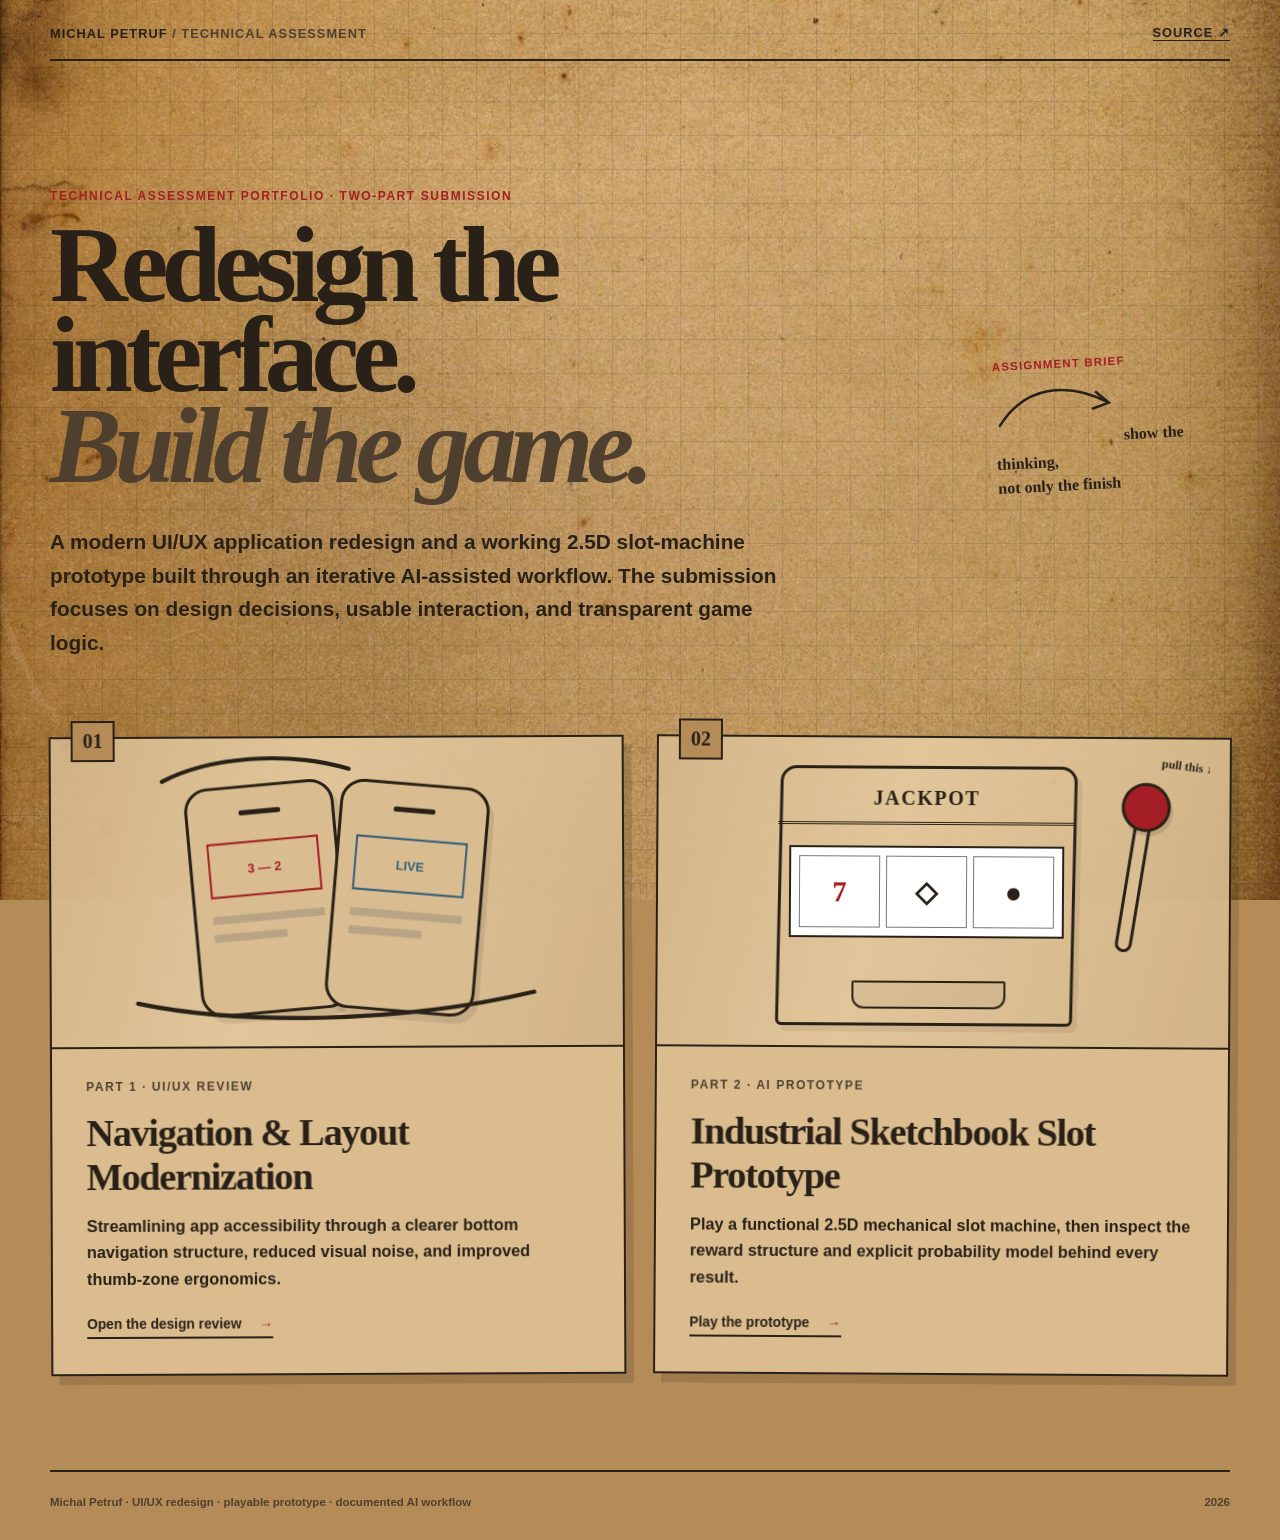
<file: index.html>
<!doctype html>
<html lang="en">
<head>
  <meta charset="utf-8">
  <meta name="viewport" content="width=device-width, initial-scale=1">
  <meta name="description" content="Michal Petruf's technical assessment portfolio: a UI/UX app redesign and a playable 2.5D slot-machine prototype.">
  <meta name="theme-color" content="#b58b57">
  <title>UI/UX Redesign &amp; Playable Slot Machine Prototype</title>
  <link rel="stylesheet" href="css/showcase.css">
</head>
<body>
  <a class="skip-link" href="#parts">Skip to assignment parts</a>
  <header class="site-header">
    <a class="brand" href="index.html">Michal Petruf <span>/ technical assessment</span></a>
    <a class="source" href="https://github.com/Kemonoo/assignment_laserfocus">source ↗</a>
  </header>

  <main>
    <section class="hero" aria-labelledby="title">
      <div class="hero-copy">
        <p class="kicker">Technical assessment portfolio · two-part submission</p>
        <h1 id="title">Redesign the interface.<br><em>Build the game.</em></h1>
        <p class="lede">A modern UI/UX application redesign and a working 2.5D slot-machine prototype built through an iterative AI-assisted workflow. The submission focuses on design decisions, usable interaction, and transparent game logic.</p>
      </div>
      <div class="margin-note" aria-hidden="true">
        <span>assignment brief</span>
        <svg viewBox="0 0 100 56"><path d="M4 40C26 8 61 8 92 26M82 17l10 9-13 4"/></svg>
        <strong>show the thinking,<br>not only the finish</strong>
      </div>
    </section>

    <section class="parts" id="parts" aria-label="Assignment parts">
      <article class="part-card part-one">
        <div class="part-index">01</div>
        <div class="card-sketch phones" aria-hidden="true">
          <div class="phone phone-a"><i></i><b>3 — 2</b><span></span><span></span></div>
          <div class="phone phone-b"><i></i><b>LIVE</b><span></span><span></span></div>
          <svg viewBox="0 0 230 150"><path d="M18 129C65 139 142 140 211 124M30 21c23-12 61-15 91-6"/></svg>
        </div>
        <div class="part-copy">
          <p class="label">Part 1 · UI/UX review</p>
          <h2>Navigation &amp; Layout Modernization</h2>
          <p>Streamlining app accessibility through a clearer bottom navigation structure, reduced visual noise, and improved thumb-zone ergonomics.</p>
          <a href="part1.html">Open the design review <span>→</span></a>
        </div>
      </article>

      <article class="part-card part-two">
        <div class="part-index">02</div>
        <div class="card-sketch machine-sketch" aria-hidden="true">
          <div class="mini-marquee">JACKPOT</div>
          <div class="mini-window"><b>7</b><b>◇</b><b>●</b></div>
          <div class="mini-tray"></div>
          <div class="mini-lever"><i></i></div>
          <span class="scribble">pull this ↓</span>
        </div>
        <div class="part-copy">
          <p class="label">Part 2 · AI prototype</p>
          <h2>Industrial Sketchbook Slot Prototype</h2>
          <p>Play a functional 2.5D mechanical slot machine, then inspect the reward structure and explicit probability model behind every result.</p>
          <a href="slot.html">Play the prototype <span>→</span></a>
        </div>
      </article>
    </section>
  </main>

  <footer>
    <span>Michal Petruf · UI/UX redesign · playable prototype · documented AI workflow</span>
    <span>2026</span>
  </footer>
</body>
</html>
</file>
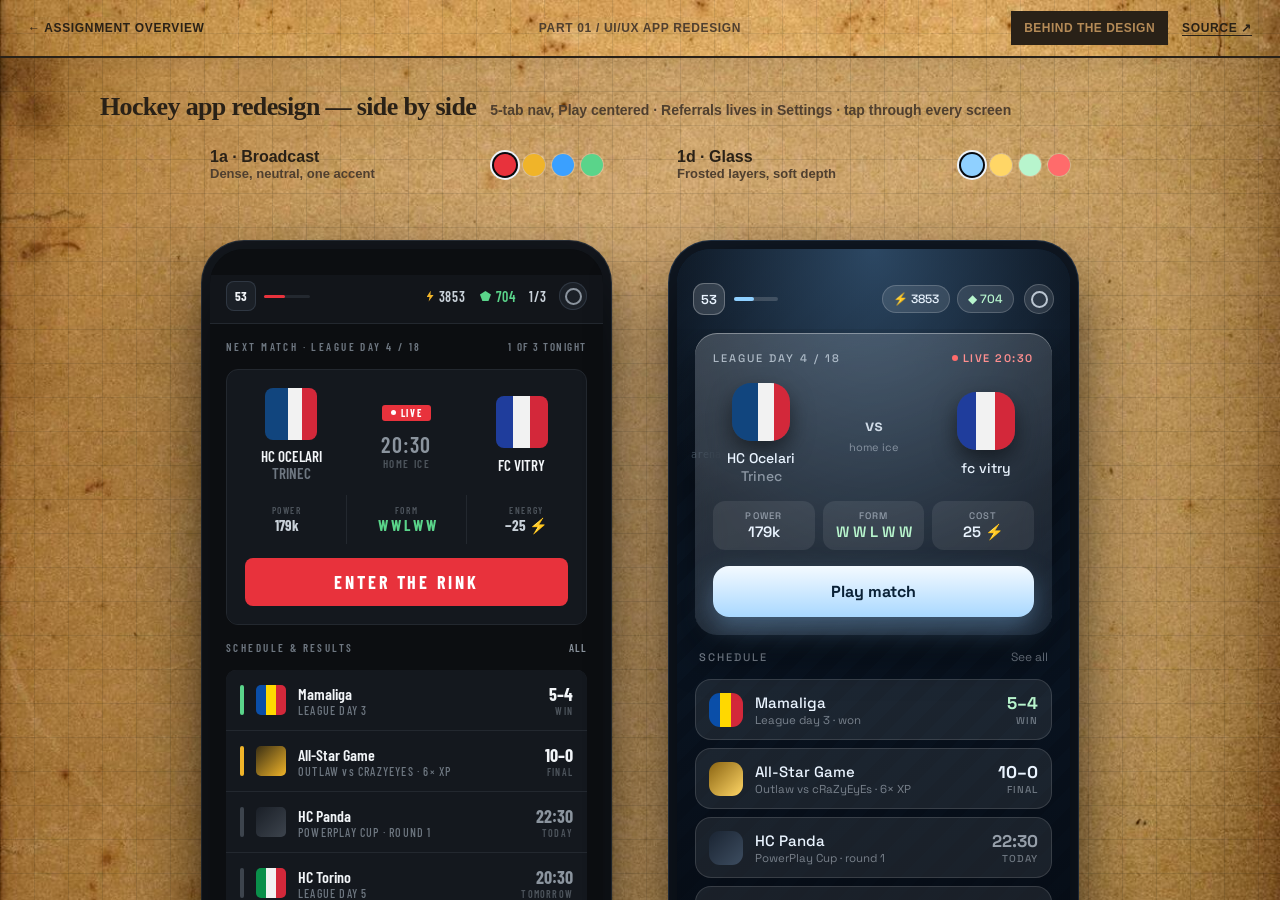
<file: part1.html>
<!doctype html>
<html lang="en">
<head>
  <meta charset="utf-8">
  <meta name="viewport" content="width=device-width, initial-scale=1">
  <meta name="description" content="Part 1 of Michal Petruf's technical assessment: a navigation and layout modernization study.">
  <meta name="theme-color" content="#b58b57">
  <title>Navigation &amp; Layout Modernization · Part 01</title>
  <link rel="stylesheet" href="css/presentation-frame.css">
  <script src="js/process-dialog.js" defer></script>
  <script src="js/prototype-frame.js" defer></script>
</head>
<body class="part-one-page">
  <header class="presentation-bar">
    <a href="index.html"><span aria-hidden="true">←</span> Assignment overview</a>
    <span class="presentation-label">Part 01 / UI/UX app redesign</span>
    <div class="presentation-actions">
      <button class="process-button" type="button" data-dialog-open>Behind the design</button>
      <a class="source-link" href="https://github.com/Kemonoo/assignment_laserfocus">Source ↗</a>
    </div>
  </header>

  <div class="prototype-stage">
    <div class="prototype-loader" role="status" aria-live="polite">
      <span>Opening the design review…</span>
    </div>
    <iframe
      class="prototype-frame"
      src="part1-original.html"
      title="Part 1 UI/UX redesign presentation"
      data-prototype-frame
      data-paper-theme="shared"
      data-prototype-kind="part1"
    ></iframe>
  </div>

  <dialog class="process-dialog" data-process-dialog aria-labelledby="process-title">
    <div class="dialog-inner">
      <div class="dialog-head">
        <div>
          <p class="dialog-kicker">Process &amp; methodology · Part 01</p>
          <h1 id="process-title">Navigation &amp; Layout Modernization</h1>
        </div>
        <button class="dialog-close" type="button" data-dialog-close aria-label="Close methodology">×</button>
      </div>
      <div class="dialog-copy">
        <h2>1. Problem statement</h2>
        <ul>
          <li><strong>Outdated visuals:</strong> The original app interface feels dated and visually cluttered.</li>
          <li><strong>Messy navigation:</strong> Referrals occupied prime space in the bottom navigation despite being a secondary feature, taking attention away from the core gameplay flow.</li>
          <li><strong>Missing settings:</strong> There was no dedicated Settings menu where players could adjust audio, manage their account, or access other preferences.</li>
        </ul>

        <h2>2. Proposed solution</h2>
        <ul>
          <li><strong>Navigation-bar cleanup:</strong> I removed Referrals from the bottom bar and centered the Play button to give the primary action more emphasis. The core tabs are now Shop, Competitions, Profile, Team, and Play.</li>
          <li><strong>New Settings menu:</strong> I added a clear Settings button in the top-right corner. It now contains Referrals, audio controls, and account-management tools.</li>
          <li><strong>Visual refresh:</strong> I designed two modern theme variations to demonstrate a cleaner, more contemporary visual direction.</li>
        </ul>

        <h2>3. Measuring success</h2>
        <p>Design changes are partly subjective, so their impact is difficult to judge confidently before release. The strongest evaluation combines direct player feedback with behavioral data after the update goes live.</p>
        <ul>
          <li><strong>Player feedback:</strong> Ask the community directly and review responses to the new visual design and navigation.</li>
          <li><strong>Engagement statistics:</strong> Compare metrics such as Daily Active Users, session length, and revenue before and after the update.</li>
          <li><strong>Feature usage:</strong> Track whether players use the new Settings menu for actions such as muting the game or linking accounts, and measure how relocating Referrals affects its usage.</li>
        </ul>

        <h2>4. Process &amp; methodology</h2>
        <ul>
          <li><strong>Recreation:</strong> I took raw screenshots of the original app and used Claude Design to rebuild them as clean, editable interface frames.</li>
          <li><strong>Layout adjustments:</strong> I experimented with the bottom bar to find the clearest way to center the main gameplay loop and remove unnecessary visual weight.</li>
          <li><strong>Implementation:</strong> I selected the two strongest modern themes and converted them into working HTML/CSS prototypes so the redesigns can be viewed and interacted with directly.</li>
        </ul>
      </div>
    </div>
  </dialog>
</body>
</html>
</file>
<file: css/showcase.css>
:root{--paper:#b58b57;--ink:#292117;--soft:#66533e;--rule:#80694d;--red:#a41f25;--blue:#355f79}
*{box-sizing:border-box}html{min-width:320px;background:var(--paper)}body{margin:0;color:var(--ink);font-family:"Courier New",Courier,monospace;background:radial-gradient(circle at 20% 10%,#fff9 0 1px,transparent 2px),repeating-linear-gradient(0deg,transparent 0 31px,#68625812 32px),var(--paper);background-size:41px 43px,100% 32px;-webkit-font-smoothing:antialiased}body:before{content:"";position:fixed;inset:0;pointer-events:none;opacity:.28;background-image:url("data:image/svg+xml,%3Csvg viewBox='0 0 180 180' xmlns='http://www.w3.org/2000/svg'%3E%3Cfilter id='n'%3E%3CfeTurbulence type='fractalNoise' baseFrequency='.8' numOctaves='4' stitchTiles='stitch'/%3E%3C/filter%3E%3Crect width='100%25' height='100%25' filter='url(%23n)' opacity='.17'/%3E%3C/svg%3E")}a{color:inherit}.skip-link{position:fixed;left:1rem;top:1rem;transform:translateY(-180%);background:var(--ink);color:var(--paper);padding:.7rem 1rem;z-index:20}.skip-link:focus{transform:none}:focus-visible{outline:3px solid var(--red);outline-offset:4px}.site-header,.hero,.parts,footer{width:min(1180px,calc(100% - 48px));margin-inline:auto}.site-header{display:flex;justify-content:space-between;align-items:center;padding:25px 0 18px;border-bottom:2px solid var(--ink);font-size:.72rem;text-transform:uppercase;letter-spacing:.08em}.brand,.source{text-decoration:none;font-weight:700}.brand span{color:var(--soft);font-weight:400}.source{border-bottom:1px solid}.hero{display:grid;grid-template-columns:minmax(0,1fr) 235px;gap:60px;padding:clamp(74px,10vw,132px) 0 76px}.kicker,.label{margin:0 0 17px;text-transform:uppercase;letter-spacing:.13em;font-size:.68rem;font-weight:700}.kicker{color:var(--red)}h1{max-width:850px;margin:0;font-family:Georgia,"Times New Roman",serif;font-size:clamp(3.6rem,8.4vw,7.4rem);font-weight:400;letter-spacing:-.065em;line-height:.84}h1 em{font-weight:400;color:var(--soft)}.lede{max-width:730px;margin:34px 0 0;font-family:Georgia,"Times New Roman",serif;font-size:clamp(1rem,1.6vw,1.24rem);line-height:1.6}.margin-note{align-self:center;transform:rotate(-3deg);font-size:.66rem;line-height:1.5}.margin-note span{display:block;color:var(--red);text-transform:uppercase;letter-spacing:.1em}.margin-note svg{width:125px;height:70px;overflow:visible}.margin-note path,.card-sketch svg path{fill:none;stroke:var(--ink);stroke-width:2;stroke-linecap:round}.margin-note strong{font-family:"Comic Sans MS","Bradley Hand",cursive;font-size:1rem;font-weight:400}.parts{display:grid;grid-template-columns:1fr 1fr;gap:30px;padding-bottom:95px}.part-card{position:relative;display:grid;grid-template-rows:310px auto;min-width:0;border:2px solid var(--ink);background:#f8f5ed;box-shadow:8px 9px 0 #20201e14;transform:rotate(-.25deg);transition:transform .22s ease,box-shadow .22s ease}.part-card:nth-child(2){transform:rotate(.35deg)}.part-card:hover{transform:translateY(-7px) rotate(0);box-shadow:11px 16px 0 #20201e16}.part-index{position:absolute;z-index:3;top:-18px;left:20px;padding:7px 10px;background:var(--paper);border:2px solid var(--ink);font-family:Georgia,serif;font-size:1.25rem}.card-sketch{position:relative;overflow:hidden;border-bottom:2px solid var(--ink);background:linear-gradient(105deg,#928c7d0a,#fff9 40%,#8d85750a)}.phones svg{position:absolute;inset:0;width:100%;height:100%}.phone{position:absolute;top:45px;width:150px;height:230px;padding:22px 16px;border:3px solid var(--ink);border-radius:24px;background:#f7f3ea;box-shadow:5px 7px 0 #20201e1a}.phone-a{left:calc(50% - 145px);transform:rotate(-5deg)}.phone-b{right:calc(50% - 145px);transform:rotate(5deg)}.phone i{display:block;width:42px;height:5px;margin:0 auto 26px;border-radius:4px;background:var(--ink)}.phone b{display:grid;place-items:center;height:55px;margin-bottom:18px;border:2px solid;font-size:.8rem}.phone-a b{color:var(--red)}.phone-b b{color:var(--blue)}.phone span{display:block;height:8px;margin:10px 0;background:#77736b55}.phone span:last-child{width:65%}.machine-sketch{padding:32px 27% 24px 21%;overflow:visible}.machine-sketch:before{content:"";position:absolute;top:28px;bottom:20px;left:21%;right:27%;border:3px solid var(--ink);border-radius:16px 16px 6px 6px;transform:skew(-1deg);box-shadow:5px 6px 0 #20201e14}.mini-marquee{position:relative;padding:17px 5px 12px;text-align:center;border-bottom:3px double var(--ink);font-family:Georgia,serif;font-size:1.25rem;letter-spacing:.08em}.mini-window{position:relative;display:grid;grid-template-columns:repeat(3,1fr);gap:6px;margin:21px 11px 14px;padding:8px;border:2px solid var(--ink);background:#fff}.mini-window b{display:grid;place-items:center;height:72px;border:1px solid #777;font-family:Georgia,serif;font-size:1.8rem}.mini-window b:first-child{color:var(--red)}.mini-tray{position:absolute;bottom:37px;left:34%;right:39%;height:28px;border:2px solid var(--ink);border-radius:2px 2px 12px 12px;background:#20201e0b}.mini-lever{position:absolute;right:17%;top:63px;width:17px;height:150px;border:3px solid var(--ink);border-radius:10px;background:var(--paper);transform:rotate(9deg);transform-origin:50% 95%}.mini-lever:after{content:"";position:absolute;top:-24px;left:50%;width:43px;height:43px;transform:translateX(-50%);border:3px solid var(--ink);border-radius:50%;background:var(--red);box-shadow:3px 4px 0 #20201e22}.scribble{position:absolute;top:20px;right:3%;font-family:"Comic Sans MS",cursive;font-size:.75rem;transform:rotate(7deg)}.part-copy{display:grid;grid-template-columns:1fr;padding:31px 34px 35px}.label{color:var(--soft)}.part-copy h2{margin:0;font-family:Georgia,serif;font-size:clamp(1.8rem,3vw,2.7rem);font-weight:400;letter-spacing:-.035em}.part-copy p:not(.label){min-height:78px;margin:14px 0 25px;font-family:Georgia,serif;font-size:.94rem;line-height:1.55}.part-copy a{justify-self:start;text-decoration:none;font-weight:700;font-size:.78rem;border-bottom:2px solid;padding-bottom:5px}.part-copy a span{display:inline-block;margin-left:14px;color:var(--red);transition:transform .16s}.part-copy a:hover span{transform:translateX(5px)}footer{display:flex;justify-content:space-between;padding:24px 0 32px;border-top:2px solid var(--ink);font-size:.64rem;color:var(--soft)}
@media(max-width:800px){.hero{grid-template-columns:1fr}.margin-note{display:none}.parts{grid-template-columns:1fr;max-width:650px}.part-copy p:not(.label){min-height:0}}
@media(max-width:520px){.site-header,.hero,.parts,footer{width:min(100% - 28px,540px)}.brand span{display:none}.hero{padding:64px 0 52px}h1{font-size:clamp(3rem,15vw,5.2rem)}.part-card{grid-template-rows:260px auto}.phone{top:35px;width:125px;height:195px}.phone-a{left:calc(50% - 120px)}.phone-b{right:calc(50% - 120px)}.machine-sketch{padding-left:15%;padding-right:29%}.machine-sketch:before{left:15%;right:29%}.mini-lever{right:13%}.part-copy{padding:28px 23px 30px}footer{gap:15px;flex-direction:column}}
@media(prefers-reduced-motion:reduce){*,*:before,*:after{animation-duration:.01ms!important;transition-duration:.01ms!important}}

html,
body {
  background-color: var(--paper);
}

body {
  background-image:
    repeating-linear-gradient(0deg, rgb(62 80 92 / 13%) 0 1px, transparent 1px 34px),
    repeating-linear-gradient(90deg, rgb(62 80 92 / 13%) 0 1px, transparent 1px 34px),
    linear-gradient(rgb(102 66 31 / 16%), rgb(102 66 31 / 16%)),
    url("../assets/aged-paper.jpg");
  background-size: 34px 34px, 34px 34px, 100% 100%, cover;
  background-position: 0 0, 0 0, center, center;
  background-attachment: fixed;
  background-blend-mode: multiply, multiply, multiply, normal;
}

body::before { display: none; }

.part-card {
  background: rgb(216 184 136 / 76%);
  box-shadow: 8px 9px 0 rgb(41 33 23 / 16%);
  backdrop-filter: blur(1px);
}

.card-sketch {
  background: linear-gradient(105deg, rgb(91 66 36 / 7%), rgb(235 211 171 / 40%) 40%, rgb(88 62 33 / 7%));
}

.phone,
.mini-lever {
  background: #d9bd91;
}

/* Keep the paper direction while giving the editorial copy more weight and contrast. */
:root {
  --soft: #4f3f2f;
  --rule: #725a3f;
}

body {
  font-family: Arial, Helvetica, sans-serif;
  font-size: 16px;
  font-weight: 600;
}

.site-header {
  font-size: .8rem;
  font-weight: 800;
}

.brand,
.source,
.kicker,
.label {
  font-weight: 800;
}

.brand span { font-weight: 600; }
.kicker,
.label { font-size: .75rem; }

h1,
h1 em,
.part-copy h2 {
  font-weight: 700;
}

.lede {
  font-family: Arial, Helvetica, sans-serif;
  font-size: clamp(1.08rem, 1.7vw, 1.3rem);
  font-weight: 600;
  line-height: 1.62;
}

.margin-note {
  font-size: .72rem;
  font-weight: 700;
}

.margin-note strong { font-weight: 700; }

.part-card {
  background: rgb(224 195 151 / 88%);
}

.part-copy p:not(.label) {
  font-family: Arial, Helvetica, sans-serif;
  font-size: 1.02rem;
  font-weight: 600;
  line-height: 1.62;
}

.part-copy a {
  font-size: .86rem;
  font-weight: 800;
}

footer {
  font-size: .72rem;
  font-weight: 700;
}
</file>
<file: css/presentation-frame.css>
:root {
  --frame-paper: #b58b57;
  --frame-paper-panel: rgb(207 174 124 / 82%);
  --frame-ink: #292117;
  --frame-muted: #4f3f2f;
  --frame-rule: #725a3f;
  --frame-red: #b11f28;
  --frame-emphasis: #541018;
}

* { box-sizing: border-box; }

html,
body {
  width: 100%;
  height: 100%;
  margin: 0;
}

body {
  display: flex;
  min-width: 320px;
  flex-direction: column;
  overflow: hidden;
  background-color: var(--frame-paper);
  background-image:
    repeating-linear-gradient(0deg, rgb(62 80 92 / 13%) 0 1px, transparent 1px 34px),
    repeating-linear-gradient(90deg, rgb(62 80 92 / 13%) 0 1px, transparent 1px 34px),
    linear-gradient(rgb(102 66 31 / 16%), rgb(102 66 31 / 16%)),
    url("../assets/aged-paper.jpg");
  background-size: 34px 34px, 34px 34px, 100% 100%, cover;
  background-position: 0 0, 0 0, center, center;
  background-blend-mode: multiply, multiply, multiply, normal;
  color: var(--frame-ink);
  font-family: Arial, Helvetica, sans-serif;
  font-size: 16px;
  font-weight: 600;
}

button,
a { font: inherit; }

:focus-visible {
  outline: 3px solid var(--frame-red);
  outline-offset: 3px;
}

.presentation-bar {
  position: relative;
  z-index: 20;
  display: grid;
  grid-template-columns: minmax(0, 1fr) auto minmax(0, 1fr);
  align-items: center;
  min-height: 58px;
  gap: 16px;
  padding: 9px clamp(12px, 2.2vw, 28px);
  border-bottom: 2px solid var(--frame-ink);
  background-color: rgb(181 139 87 / 92%);
  background-image:
    repeating-linear-gradient(0deg, rgb(62 80 92 / 11%) 0 1px, transparent 1px 34px),
    repeating-linear-gradient(90deg, rgb(62 80 92 / 11%) 0 1px, transparent 1px 34px),
    url("../assets/aged-paper.jpg");
  background-size: 34px 34px, 34px 34px, cover;
  background-blend-mode: multiply, multiply, normal;
  box-shadow: 0 5px 16px rgb(32 32 30 / 8%);
  font-size: 12px;
  font-weight: 800;
  letter-spacing: .055em;
  text-transform: uppercase;
}

.presentation-bar a {
  justify-self: start;
  color: inherit;
  text-decoration: none;
}

.presentation-label {
  color: var(--frame-muted);
  text-align: center;
  white-space: nowrap;
}

.presentation-actions {
  display: flex;
  justify-self: end;
  align-items: center;
  gap: 14px;
}

.source-link {
  border-bottom: 1px solid currentColor;
}

.process-button,
.dialog-close {
  border: 2px solid var(--frame-ink);
  border-radius: 0;
  background: var(--frame-ink);
  color: var(--frame-paper);
  cursor: pointer;
  font-weight: 800;
  letter-spacing: .04em;
  text-transform: uppercase;
}

.process-button {
  min-height: 34px;
  padding: 7px 11px;
}

.process-button:hover,
.dialog-close:hover {
  background: var(--frame-red);
  border-color: var(--frame-red);
}

.prototype-stage {
  position: relative;
  min-height: 0;
  flex: 1;
  background-color: var(--frame-paper);
  background-image:
    repeating-linear-gradient(0deg, rgb(62 80 92 / 13%) 0 1px, transparent 1px 34px),
    repeating-linear-gradient(90deg, rgb(62 80 92 / 13%) 0 1px, transparent 1px 34px),
    url("../assets/aged-paper.jpg");
  background-size: 34px 34px, 34px 34px, cover;
  background-blend-mode: multiply, multiply, normal;
  overflow: hidden;
}

.prototype-frame {
  position: absolute;
  inset: 0;
  display: block;
  width: 100%;
  height: 100%;
  border: 0;
  background: transparent;
  opacity: 0;
  transition: opacity 180ms ease;
}

.prototype-stage.is-ready .prototype-frame { opacity: 1; }

.prototype-loader {
  position: absolute;
  z-index: 1;
  inset: 0;
  display: grid;
  place-items: center;
  color: var(--frame-muted);
  font-size: 12px;
  font-weight: 800;
  letter-spacing: .1em;
  text-transform: uppercase;
  transition: opacity 140ms ease;
}

.prototype-loader span {
  padding: 9px 12px;
  border-bottom: 1px solid var(--frame-rule);
}

.prototype-stage.is-ready .prototype-loader {
  opacity: 0;
  pointer-events: none;
}

.process-dialog {
  width: min(780px, calc(100% - 28px));
  max-height: min(86vh, 920px);
  margin: auto;
  padding: 0;
  overflow: hidden;
  border: 2px solid var(--frame-ink);
  border-radius: 0;
  background: var(--frame-paper-panel);
  color: var(--frame-ink);
  box-shadow: 14px 18px 0 rgb(32 32 30 / 18%);
}

.process-dialog::backdrop {
  background: rgb(20 19 17 / 72%);
  backdrop-filter: blur(3px);
}

.dialog-inner {
  max-height: min(86vh, 920px);
  overflow: auto;
  padding: clamp(25px, 4vw, 50px);
  background-color: var(--frame-paper-panel);
  background-image:
    repeating-linear-gradient(0deg, rgb(62 80 92 / 12%) 0 1px, transparent 1px 34px),
    repeating-linear-gradient(90deg, rgb(62 80 92 / 12%) 0 1px, transparent 1px 34px),
    linear-gradient(rgb(126 86 43 / 10%), rgb(126 86 43 / 10%)),
    url("../assets/aged-paper.jpg");
  background-size: 34px 34px, 34px 34px, 100% 100%, cover;
  background-blend-mode: multiply, multiply, multiply, normal;
}

.dialog-head {
  display: flex;
  align-items: flex-start;
  justify-content: space-between;
  gap: 20px;
  padding-bottom: 18px;
  border-bottom: 2px solid var(--frame-ink);
}

.dialog-kicker {
  margin: 0 0 8px;
  color: var(--frame-red);
  font-size: 12px;
  font-weight: 800;
  letter-spacing: .12em;
  text-transform: uppercase;
}

.process-dialog h1 {
  margin: 0;
  font-family: Georgia, "Times New Roman", serif;
  font-size: clamp(27px, 4vw, 43px);
  font-weight: 700;
  letter-spacing: -.035em;
  line-height: 1;
}

.dialog-close {
  width: 38px;
  height: 38px;
  flex: 0 0 auto;
  padding: 0;
  font-size: 21px;
  line-height: 1;
}

.dialog-copy {
  padding-top: 8px;
  font-family: Arial, Helvetica, sans-serif;
  font-size: 16px;
  font-weight: 600;
  line-height: 1.65;
}

.dialog-copy h2 {
  margin: 27px 0 8px;
  font-family: Arial, Helvetica, sans-serif;
  font-size: 13px;
  font-weight: 800;
  letter-spacing: .1em;
  text-transform: uppercase;
}

.dialog-copy p { margin: 8px 0; }
.dialog-copy ol,
.dialog-copy ul { margin: 9px 0; padding-left: 24px; }
.dialog-copy li + li { margin-top: 7px; }

.math-summary {
  display: grid;
  grid-template-columns: repeat(2, minmax(0, 1fr));
  gap: 8px 22px;
  margin: 14px 0;
  padding: 15px 0;
  border-block: 1px solid var(--frame-rule);
  font-family: Arial, Helvetica, sans-serif;
  font-size: 14px;
  font-weight: 700;
}

.math-summary strong {
  color: var(--frame-emphasis);
  font-weight: 800;
}

@media (max-width: 720px) {
  .presentation-bar {
    grid-template-columns: 1fr auto;
    min-height: 52px;
    gap: 8px;
    padding: 7px 9px;
    font-size: 11px;
  }

  .presentation-label,
  .source-link { display: none; }
  .presentation-actions { gap: 0; }
  .process-button { min-height: 32px; padding: 6px 8px; font-size: 10px; }
  .math-summary { grid-template-columns: 1fr; }
}

@media (prefers-reduced-motion: reduce) {
  *,
  *::before,
  *::after {
    scroll-behavior: auto !important;
    transition-duration: .01ms !important;
  }
}
</file>
